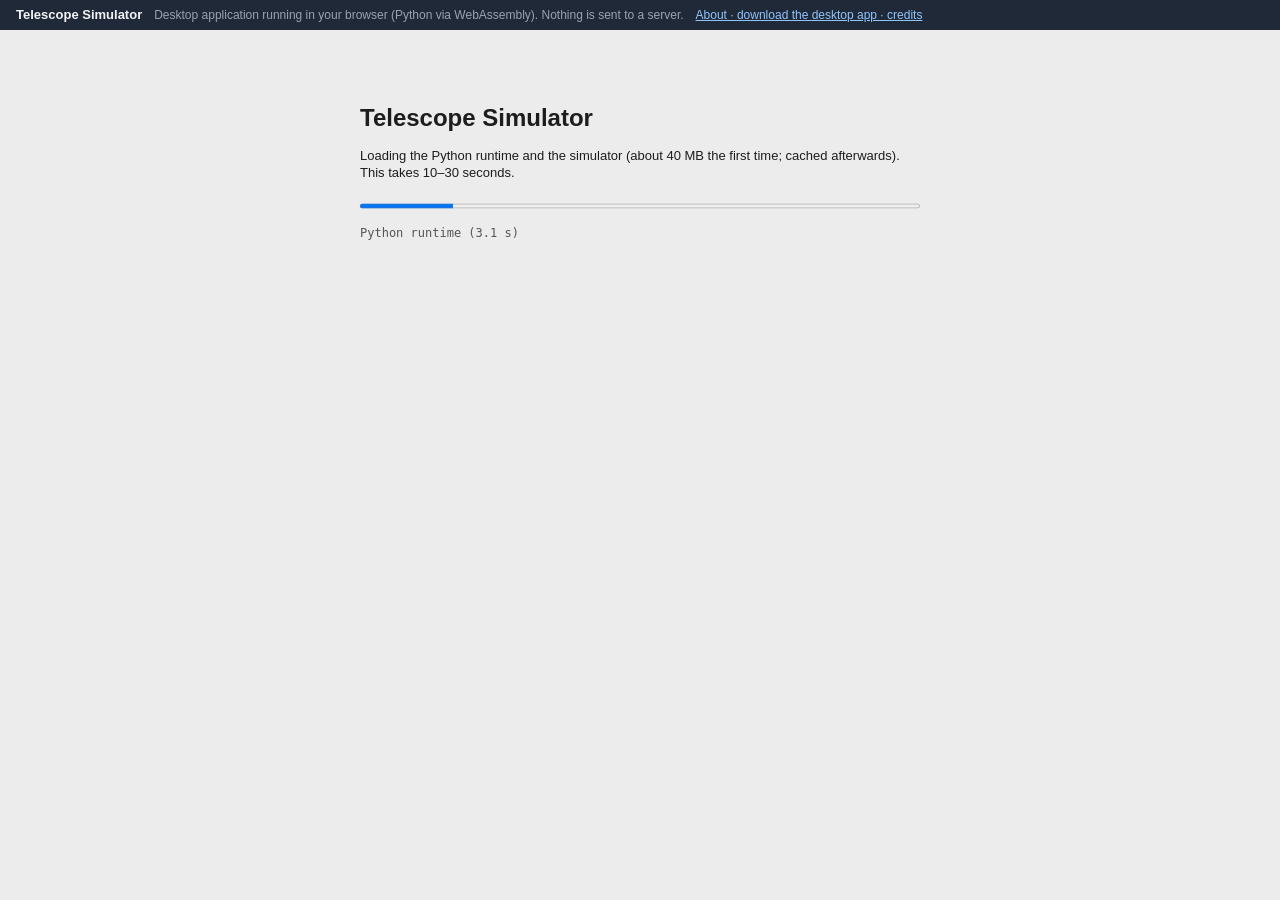
<file: deploy/telescope-simulation/index.html>
<!doctype html>
<html lang="en">
<head>
<meta charset="utf-8">
<meta name="viewport" content="width=device-width, initial-scale=1">
<title>Telescope Simulator</title>
<meta name="description" content="Physics-based telescope simulator: ray tracing, diffraction, seeing and simulated eyepiece views, running entirely in your browser.">
<link rel="stylesheet" href="./assets/qtshim.css">
</head>
<body>
<header class="site-bar">
  <strong>Telescope Simulator</strong>
  <span class="site-note">Desktop application running in your browser (Python via WebAssembly). Nothing is sent to a server.</span>
  <a class="site-link" href="./about.html" target="_blank" rel="noopener">About · download the desktop app · credits</a>
  <span class="site-busy" aria-live="polite">Working…</span>
</header>
<main id="app">
  <section id="loading">
    <h1>Telescope Simulator</h1>
    <p>Loading the Python runtime and the simulator (about 40 MB the first
    time; cached afterwards). This takes 10–30 seconds.</p>
    <progress id="load-progress" max="6" value="0"></progress>
    <pre id="load-log"></pre>
    <noscript>This simulator needs JavaScript and WebAssembly.</noscript>
  </section>
</main>
<script type="module" src="./assets/app.js"></script>
</body>
</html>
</file>
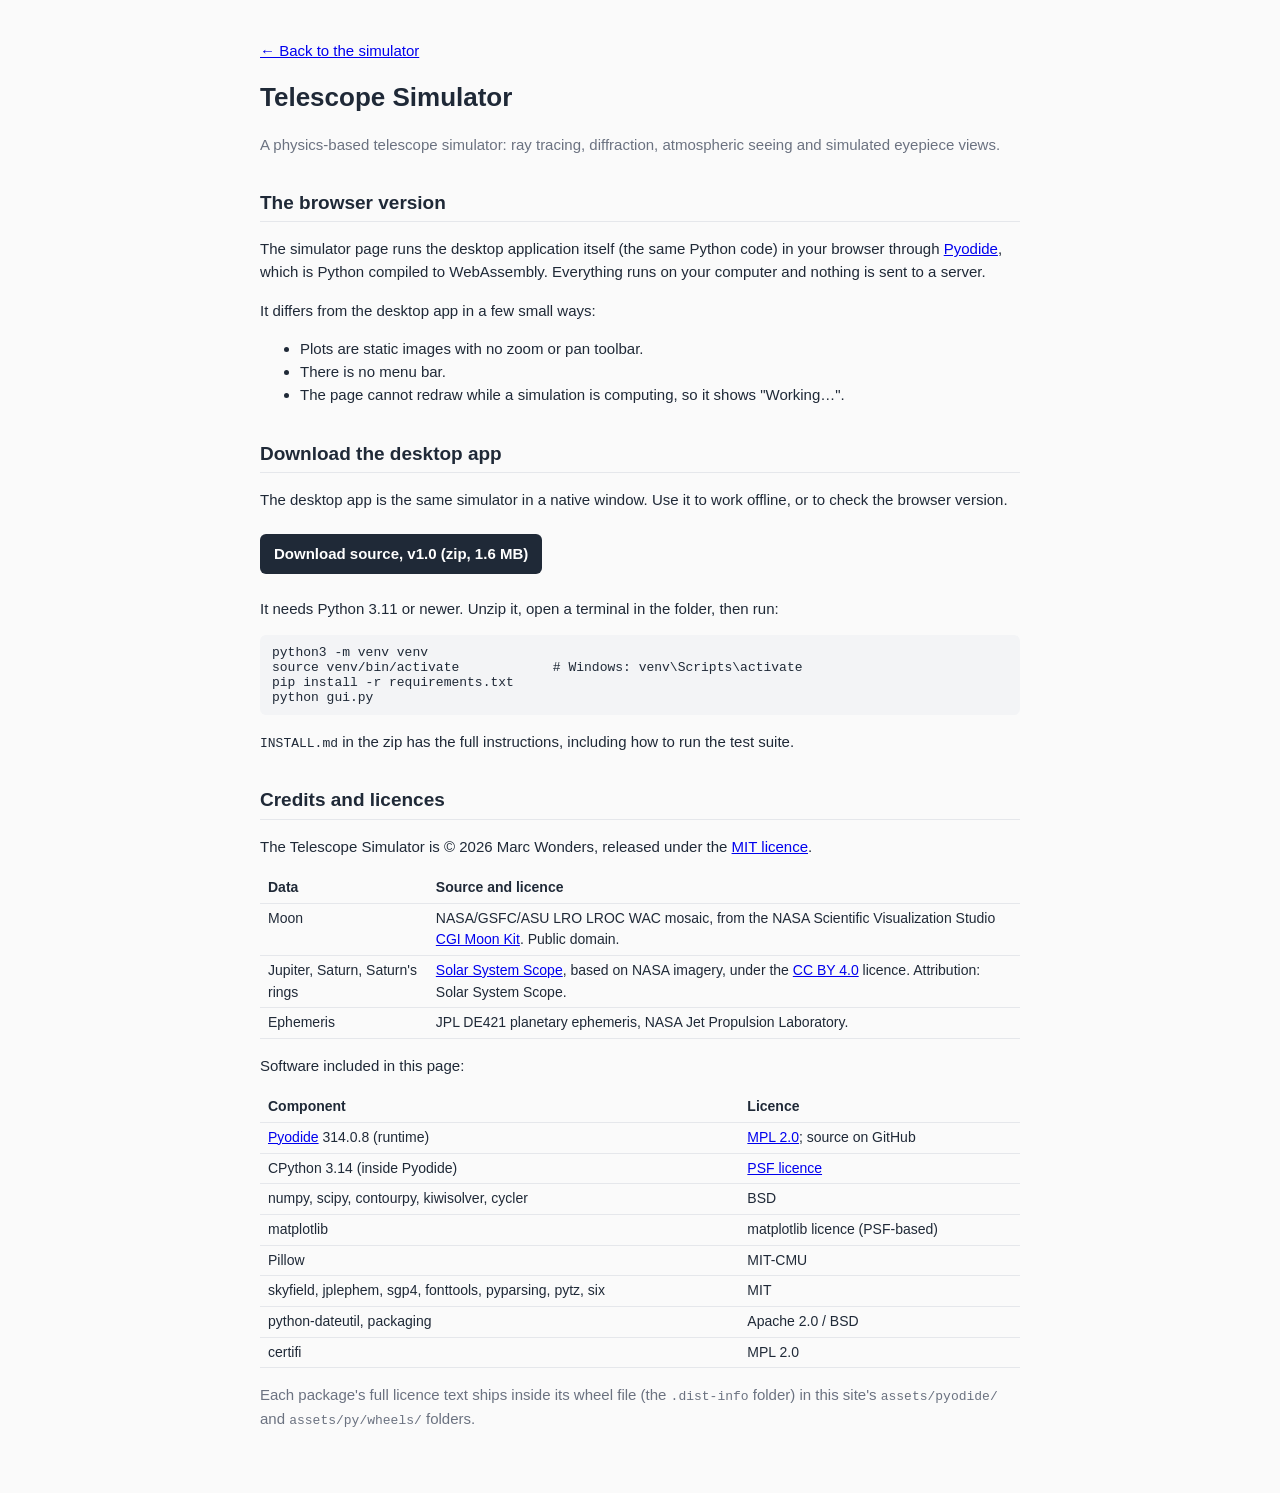
<file: deploy/telescope-simulation/about.html>
<!doctype html>
<html lang="en">
<head>
<meta charset="utf-8">
<meta name="viewport" content="width=device-width, initial-scale=1">
<title>Telescope Simulator: about and download</title>
<style>
  body { margin: 0; font: 15px/1.55 -apple-system, BlinkMacSystemFont, "Segoe UI",
         Roboto, Helvetica, Arial, sans-serif; color: #1f2937; background: #fafafa; }
  main { max-width: 760px; margin: 0 auto; padding: 24px 16px 48px; }
  h1 { font-size: 26px; margin: 0 0 4px; }
  h2 { font-size: 19px; margin: 32px 0 8px; border-bottom: 1px solid #e5e7eb; padding-bottom: 4px; }
  code, pre { font: 13px ui-monospace, SFMono-Regular, Menlo, monospace; }
  pre { background: #f3f4f6; padding: 10px 12px; border-radius: 6px; overflow-x: auto; }
  .download { display: inline-block; margin: 8px 0; padding: 8px 14px; border-radius: 6px;
              background: #1f2937; color: #fff; text-decoration: none; font-weight: 600; }
  table { border-collapse: collapse; width: 100%; font-size: 14px; }
  th, td { text-align: left; padding: 4px 8px; border-bottom: 1px solid #e5e7eb; vertical-align: top; }
  .muted { color: #6b7280; }
</style>
</head>
<body>
<main>
<p><a href="./">← Back to the simulator</a></p>
<h1>Telescope Simulator</h1>
<p class="muted">A physics-based telescope simulator: ray tracing, diffraction,
atmospheric seeing and simulated eyepiece views.</p>

<h2>The browser version</h2>
<p>The simulator page runs the desktop application itself (the same Python code)
in your browser through <a href="https://pyodide.org">Pyodide</a>, which is
Python compiled to WebAssembly. Everything runs on your computer and nothing
is sent to a server.</p>
<p>It differs from the desktop app in a few small ways:</p>
<ul>
  <li>Plots are static images with no zoom or pan toolbar.</li>
  <li>There is no menu bar.</li>
  <li>The page cannot redraw while a simulation is computing, so it shows "Working…".</li>
</ul>

<h2>Download the desktop app</h2>
<p>The desktop app is the same simulator in a native window. Use it to work
offline, or to check the browser version.</p>
<p><a class="download" href="./assets/downloads/telescope-simulation-desktop-v1.0.zip"
   download>Download source, v1.0 (zip, 1.6 MB)</a></p>
<p>It needs Python 3.11 or newer. Unzip it, open a terminal in the folder, then run:</p>
<pre>python3 -m venv venv
source venv/bin/activate            # Windows: venv\Scripts\activate
pip install -r requirements.txt
python gui.py</pre>
<p><code>INSTALL.md</code> in the zip has the full instructions, including how
to run the test suite.</p>

<h2>Credits and licences</h2>
<p>The Telescope Simulator is © 2026 Marc Wonders, released under the
<a href="./assets/licenses/LICENSE.txt">MIT licence</a>.</p>
<table>
  <tr><th>Data</th><th>Source and licence</th></tr>
  <tr><td>Moon</td><td>NASA/GSFC/ASU LRO LROC WAC mosaic, from the NASA Scientific
    Visualization Studio <a href="https://svs.gsfc.nasa.gov/4720">CGI Moon Kit</a>.
    Public domain.</td></tr>
  <tr><td>Jupiter, Saturn, Saturn's rings</td><td>
    <a href="https://www.solarsystemscope.com/textures/">Solar System Scope</a>,
    based on NASA imagery, under the
    <a href="https://creativecommons.org/licenses/by/4.0/">CC BY 4.0</a> licence.
    Attribution: Solar System Scope.</td></tr>
  <tr><td>Ephemeris</td><td>JPL DE421 planetary ephemeris, NASA Jet Propulsion Laboratory.</td></tr>
</table>
<p>Software included in this page:</p>
<table>
  <tr><th>Component</th><th>Licence</th></tr>
  <tr><td><a href="https://github.com/pyodide/pyodide">Pyodide</a> 314.0.8 (runtime)</td>
      <td><a href="https://www.mozilla.org/MPL/2.0/">MPL 2.0</a>; source on GitHub</td></tr>
  <tr><td>CPython 3.14 (inside Pyodide)</td>
      <td><a href="./assets/licenses/python-LICENSE.txt">PSF licence</a></td></tr>
  <tr><td>numpy, scipy, contourpy, kiwisolver, cycler</td><td>BSD</td></tr>
  <tr><td>matplotlib</td><td>matplotlib licence (PSF-based)</td></tr>
  <tr><td>Pillow</td><td>MIT-CMU</td></tr>
  <tr><td>skyfield, jplephem, sgp4, fonttools, pyparsing, pytz, six</td><td>MIT</td></tr>
  <tr><td>python-dateutil, packaging</td><td>Apache 2.0 / BSD</td></tr>
  <tr><td>certifi</td><td>MPL 2.0</td></tr>
</table>
<p class="muted">Each package's full licence text ships inside its wheel file
(the <code>.dist-info</code> folder) in this site's <code>assets/pyodide/</code> and
<code>assets/py/wheels/</code> folders.</p>
</main>
</body>
</html>
</file>
<file: deploy/telescope-simulation/assets/qtshim.css>
/* Look and layout for the Qt stand-in (web/py/qtshim).
 *
 * Qt layouts map onto CSS flexbox / grid: QVBoxLayout → flex column,
 * QHBoxLayout → flex row, QGridLayout → grid. Stretch factors and size
 * policies are applied per item as inline `flex` by QtWidgets.py; this
 * sheet only sets the defaults and the native-looking widget styles.
 */

:root {
  --bg: #ececec;
  --panel: #f6f6f6;
  --border: #bdbdbd;
  --text: #1d1d1d;
  --accent: #2563eb;
  --font: -apple-system, BlinkMacSystemFont, "Segoe UI", Roboto, Helvetica, Arial, sans-serif;
  color-scheme: light;
}

html, body { height: 100%; margin: 0; }
body {
  display: flex; flex-direction: column;
  font: 13px/1.35 var(--font); color: var(--text); background: var(--bg);
}

/* ── Page chrome (outside the app) ─────────────────────────────────── */
.site-bar {
  display: flex; align-items: baseline; gap: 12px; flex-wrap: wrap;
  padding: 6px 16px; background: #1f2937; color: #f3f4f6; font-size: 13px;
}
.site-note { color: #9ca3af; font-size: 12px; }
.site-link { color: #93c5fd; font-size: 12px; }
.site-busy {
  margin-left: auto; visibility: hidden; color: #fde68a; font-weight: 600;
}
body.qbusy .site-busy { visibility: visible; }
body.qbusy, body.qbusy * { cursor: progress !important; }

#app { flex: 1 1 auto; min-height: 0; display: flex; }
#app > .qw { flex: 1 1 auto; }

#loading { margin: 8vh auto; max-width: 560px; padding: 0 16px; }
#loading h1 { font-size: 24px; margin: 0 0 8px; }
#loading progress { width: 100%; height: 10px; }
#load-log { font-size: 12px; color: #555; white-space: pre-wrap; }

/* ── Generic widget / layout behaviour ─────────────────────────────── */
.qw, .qlayout { box-sizing: border-box; min-width: 0; min-height: 0; }
.qw { display: flex; flex-direction: column; }
.qw > .qlayout { flex: 1 1 auto; }
.qlayout { display: flex; }
.QVBoxLayout { flex-direction: column; }
.QHBoxLayout { flex-direction: row; }
.QGridLayout, .QFormLayout {
  display: grid; align-items: center; grid-auto-columns: auto;
}
.QHBoxLayout > .QLabel, .QHBoxLayout > .QPushButton,
.QHBoxLayout > .QComboBox, .QHBoxLayout > .QCheckBox,
.QHBoxLayout > .QRadioButton, .QHBoxLayout > .QDoubleSpinBox,
.QHBoxLayout > .QSpinBox, .QHBoxLayout > .QSlider { align-self: center; }

/* Qt stretch factors (flex-grow is set inline). In a bounded layout they
 * divide the space in proportion; in a scroll area's vertical layout Qt
 * first gives every item its size hint and the content scrolls. */
.qlayout > .qstretched { flex-basis: 0; }
.QScrollArea .QVBoxLayout > .qstretched { flex-basis: auto; }

.qhidden { display: none !important; }
.qstretch { min-width: 0; min-height: 0; }

/* ── Leaf widgets ──────────────────────────────────────────────────── */
.QLabel { display: block; }
/* Plain-text labels keep their line breaks, as in Qt; rich text (HTML)
 * treats source newlines as spaces. */
.QLabel.qwrap { white-space: pre-line; overflow-wrap: anywhere; }
.QLabel:not(.qwrap) { white-space: pre; }
.QLabel.qrich { white-space: normal; }
.QLabel img { max-width: 100%; height: auto; display: block; }
.QLabel a { color: inherit; }

.QPushButton, .qtab, .qdialog-title button {
  display: inline-block; font: inherit; padding: 3px 12px;
  border: 1px solid #a9a9a9; border-radius: 5px;
  background: linear-gradient(#ffffff, #f0f0f0); color: var(--text);
}
.QPushButton:hover:not(:disabled) { border-color: #7a7a7a; }
.QPushButton:active:not(:disabled) { background: #e2e2e2; }
.QPushButton.qflat { border: none; background: none; text-align: left; padding: 3px 6px; }
.QPushButton.qflat:hover:not(:disabled) { background: rgba(0, 0, 0, 0.06); }
.QPushButton:disabled { color: #9a9a9a; }

.QCheckBox, .QRadioButton {
  display: inline-flex; flex-direction: row; align-items: center; gap: 4px;
  white-space: nowrap;
}
.QCheckBox input, .QRadioButton input { margin: 0; }
.QCheckBox.qdisabled, .QRadioButton.qdisabled { color: #9a9a9a; }

.QComboBox { display: inline-block; font: inherit; padding: 2px 4px; max-width: 100%; }
.QDoubleSpinBox, .QSpinBox {
  display: inline-flex; flex-direction: row; align-items: center; gap: 2px;
}
.QDoubleSpinBox input, .QSpinBox input { font: inherit; width: 7em; padding: 1px 3px; }
.qaffix:empty { display: none; }
.QSlider { display: inline-block; min-width: 100px; }

.QTextEdit {
  display: block; margin: 0; overflow: auto; white-space: pre-wrap;
  background: #fff; border: 1px solid var(--border); padding: 4px;
  font: inherit;
}
.QTextEdit.qnowrap { white-space: pre; }

.QGroupBox {
  margin: 0; padding: 6px 8px 8px; border: 1px solid var(--border);
  border-radius: 5px; background: rgba(255, 255, 255, 0.35);
}
.QGroupBox > legend { padding: 0 4px; font-weight: 600; }

.qframe-VLine { width: 1px; min-width: 1px; background: var(--border); align-self: stretch; }
.qframe-HLine { height: 1px; min-height: 1px; background: var(--border); }
.qframe-Box, .qframe-StyledPanel, .qframe-Panel { border: 1px solid var(--border); }

.QScrollArea { display: block; overflow: auto; }
.QScrollArea > .qw { min-height: 100%; }

.QTableWidget { display: block; overflow: auto; background: #fff; border: 1px solid var(--border); }
.QTableWidget table { border-collapse: collapse; width: 100%; }
.QTableWidget th, .QTableWidget td { border: 1px solid #ddd; padding: 2px 6px; text-align: left; }
.QTableWidget th { background: #f1f1f1; font-weight: 600; }

/* The desktop canvas shows a pre-rendered bitmap scaled to fill the
 * widget with its aspect ratio kept (imshow on an axis-off axes); the
 * image element does the same. */
.FigureCanvas {
  display: block; width: 100%;
  min-width: 0; min-height: 120px; object-fit: contain; object-position: center;
}

/* ── Tabs ──────────────────────────────────────────────────────────── */
.QTabWidget { min-height: 0; }
.qtabbar { display: flex; gap: 2px; padding: 0 8px; border-bottom: 1px solid var(--border); }
.qtab { border-radius: 5px 5px 0 0; border-bottom: none; margin-bottom: -1px; }
.qtab.qcurrent { background: var(--panel); font-weight: 600; border-bottom: 1px solid var(--panel); }
.qtabstack { flex: 1 1 auto; min-height: 0; display: flex; background: var(--panel); }
.qtabstack > .qw { flex: 1 1 auto; }

/* ── Main window ───────────────────────────────────────────────────── */
.QMainWindow { min-height: 0; }
.qcentral { flex: 1 1 auto; min-height: 0; display: flex; }
.qcentral > .qw { flex: 1 1 auto; }
.QStatusBar { display: block; padding: 2px 10px; font-size: 12px; color: #555; border-top: 1px solid var(--border); }

/* ── Dialogs ───────────────────────────────────────────────────────── */
.qdialog-overlay {
  position: fixed; inset: 0; z-index: 100; display: flex;
  align-items: center; justify-content: center; background: rgba(0, 0, 0, 0.45);
}
.qdialog-frame {
  display: flex; flex-direction: column; max-width: 95vw; max-height: 95vh;
  background: var(--panel); border-radius: 8px; overflow: hidden;
  box-shadow: 0 10px 40px rgba(0, 0, 0, 0.4);
}
.qdialog-frame > .qw { overflow: auto; }
.qdialog-title {
  display: flex; align-items: center; justify-content: space-between;
  gap: 16px; padding: 6px 10px; background: #e2e2e2; font-weight: 600;
}
.qdialog-title button { padding: 0 8px; font-size: 16px; }
</file>
